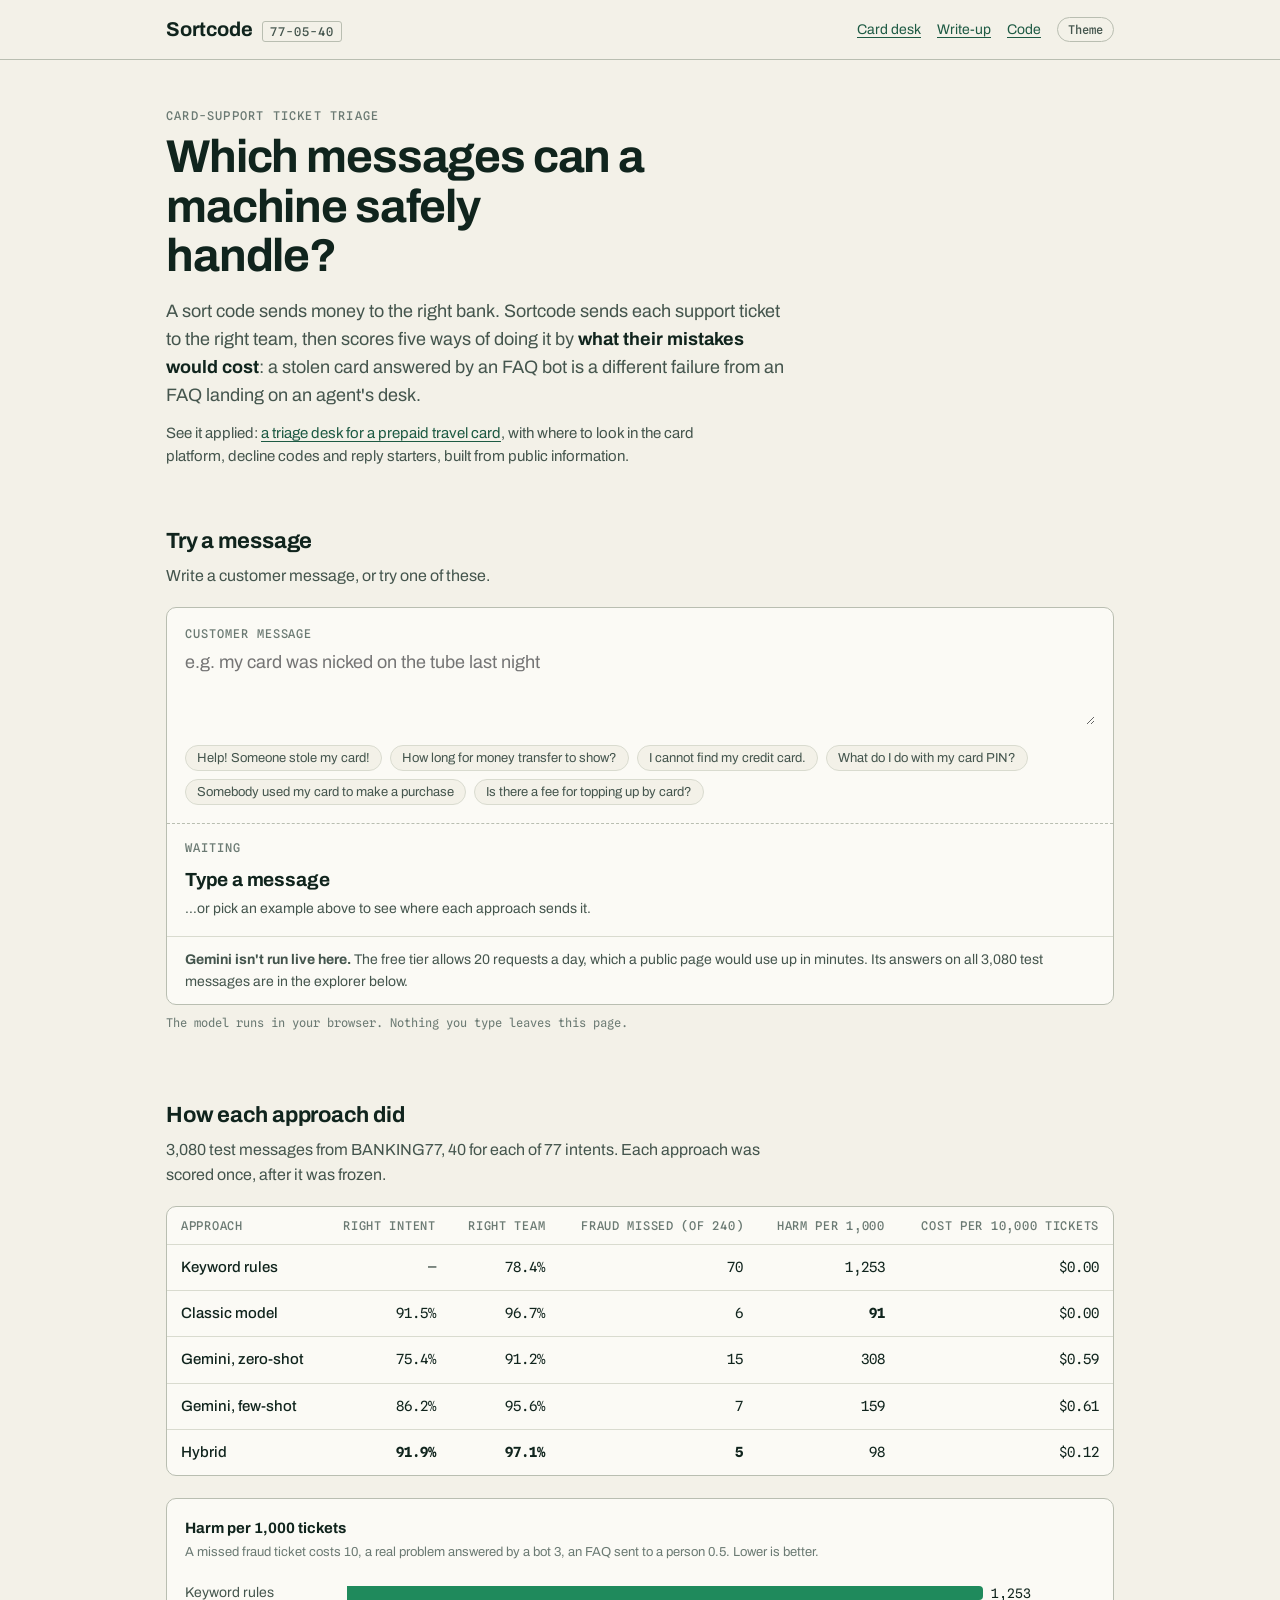
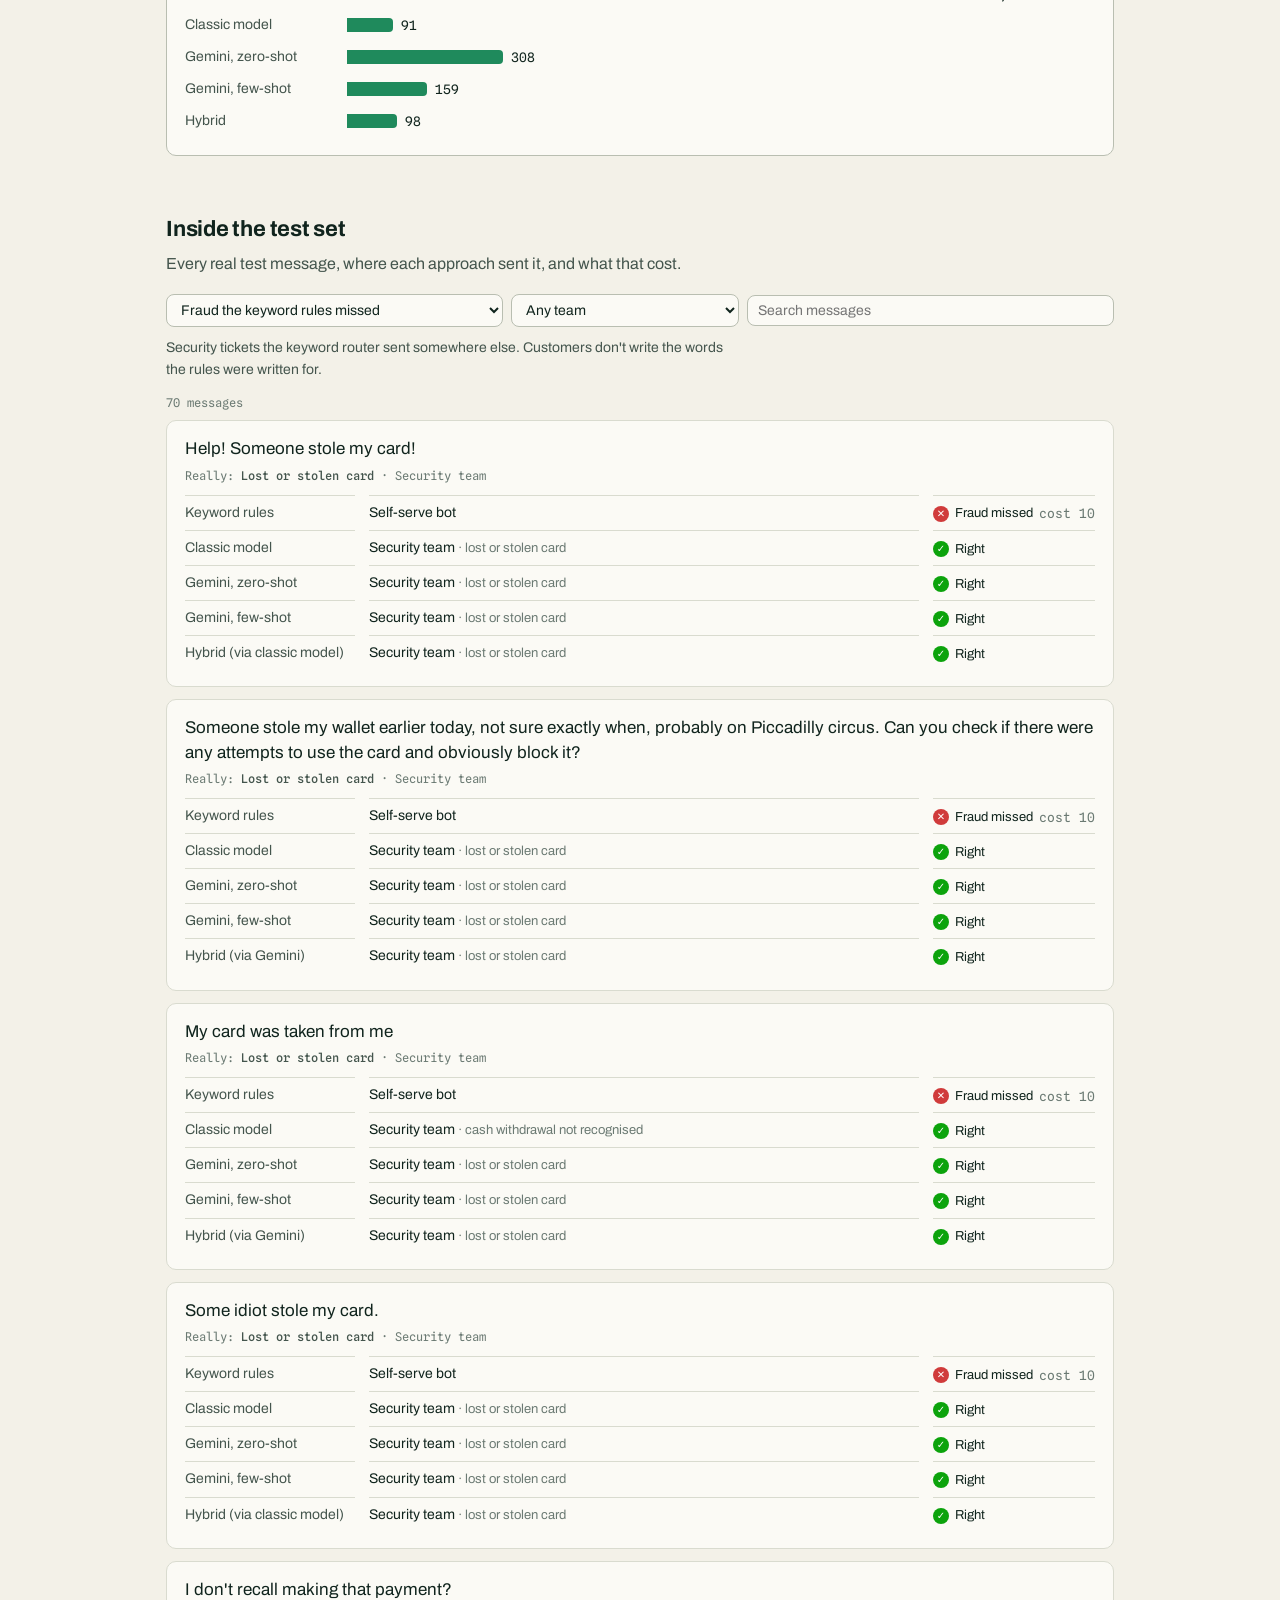
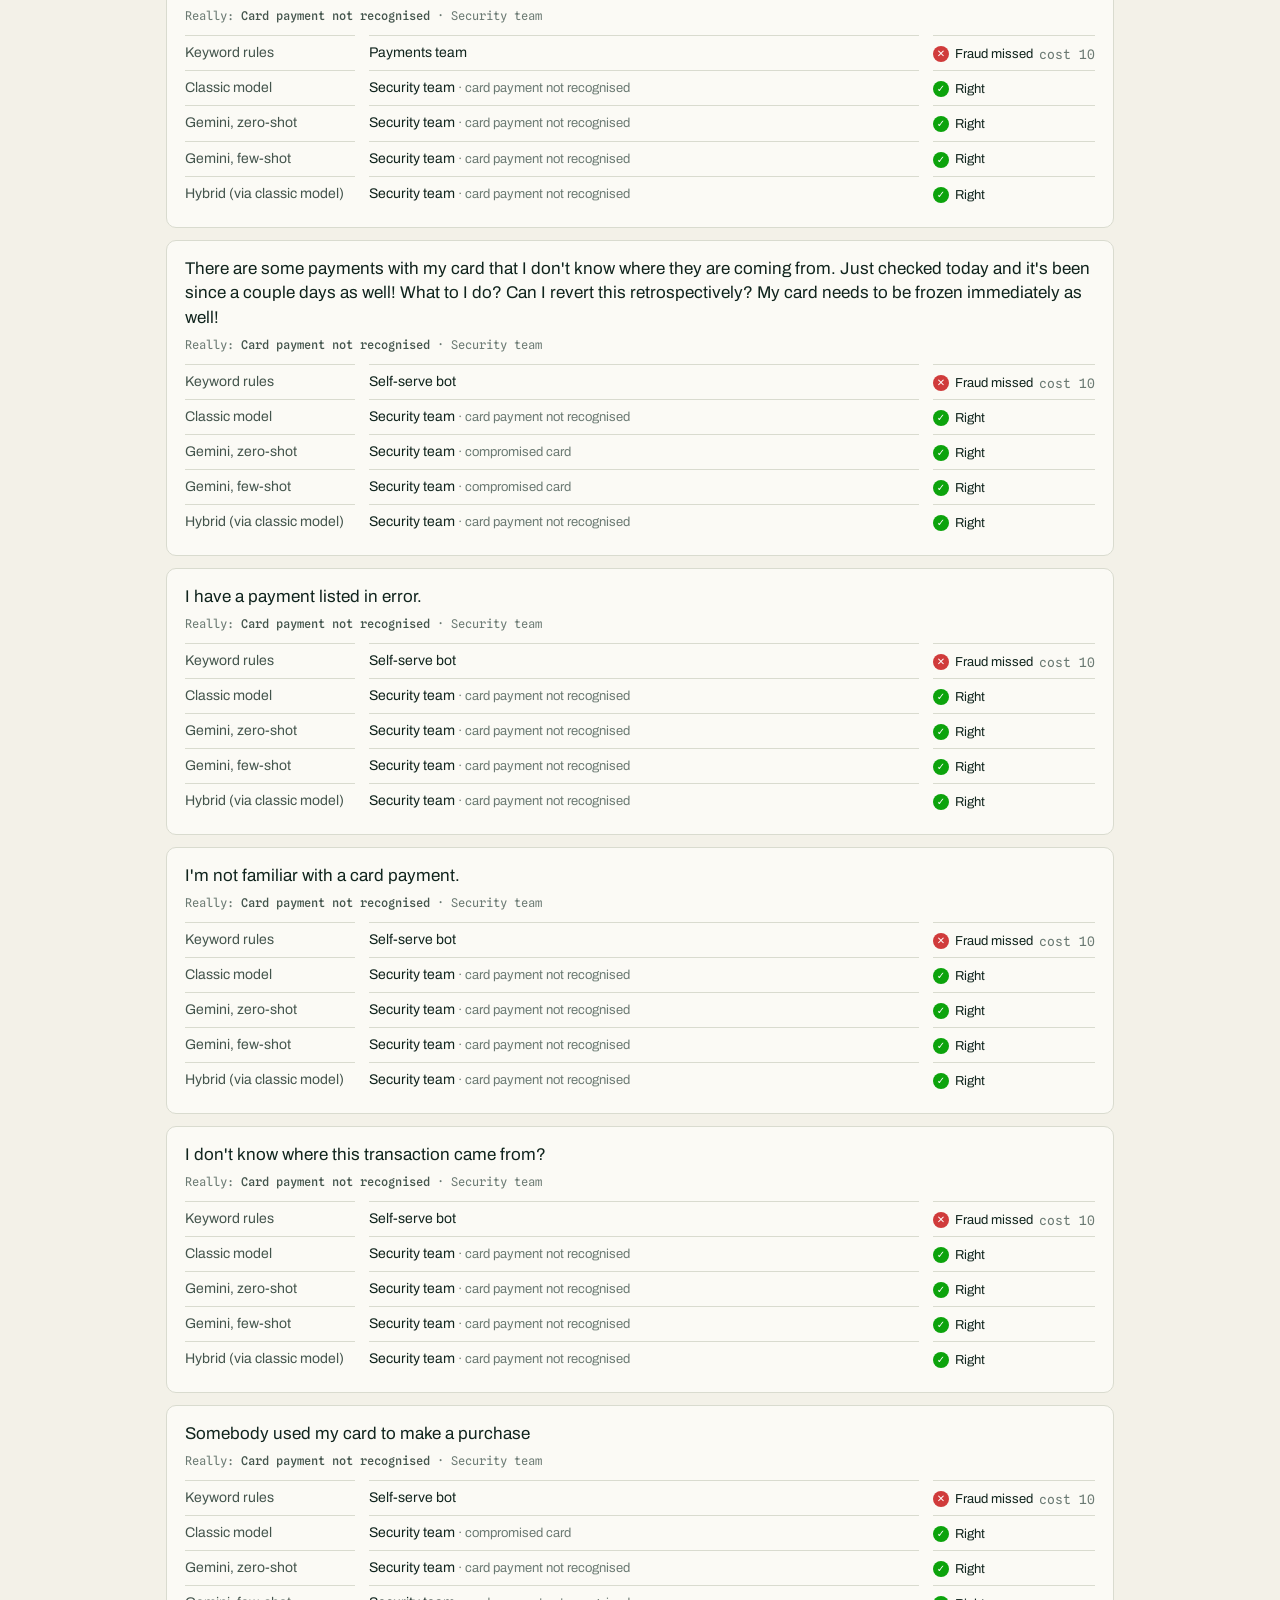
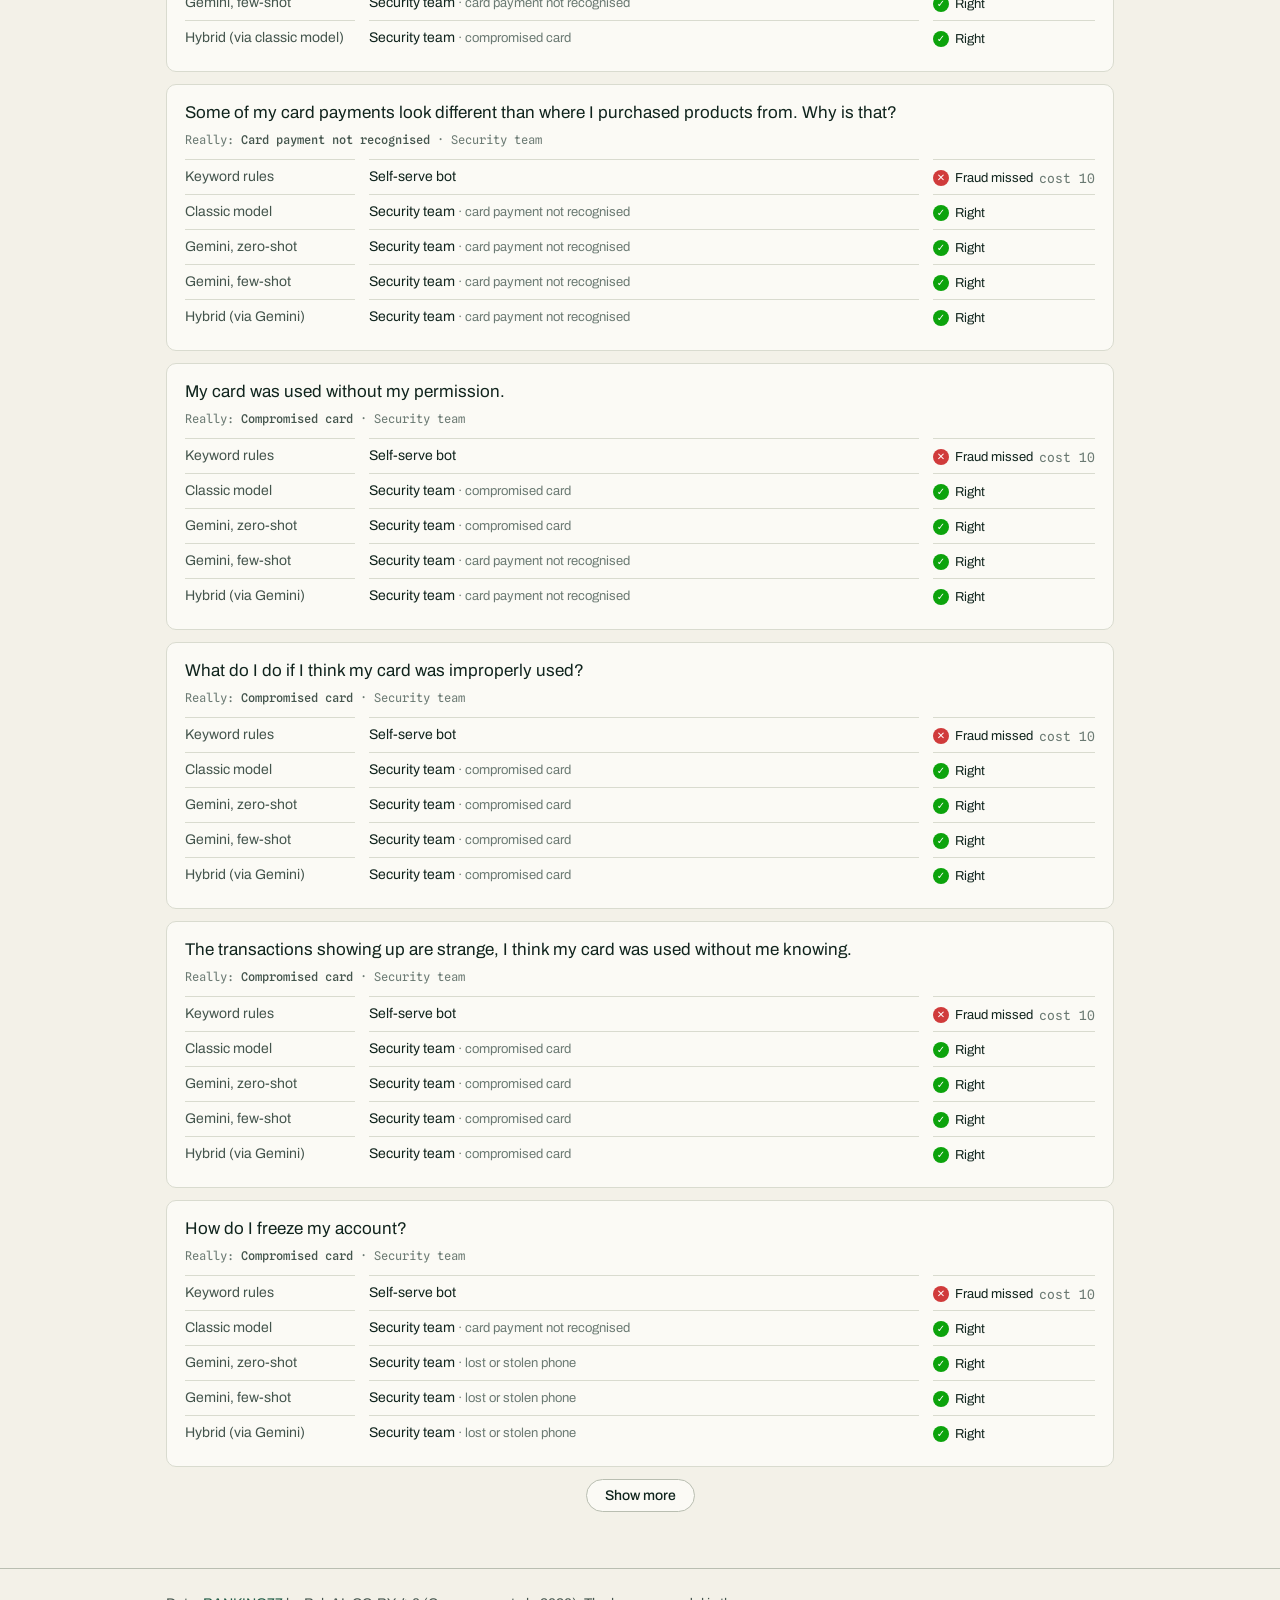
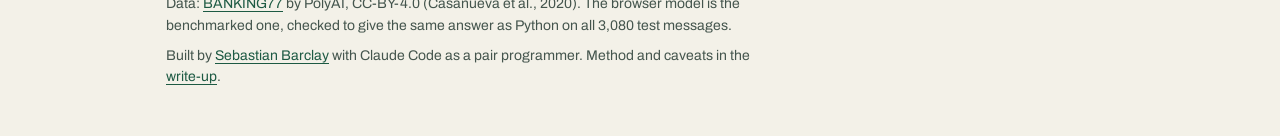
<file: docs/index.html>
<!doctype html>
<html lang="en">
<head>
  <meta charset="utf-8" />
  <meta name="viewport" content="width=device-width, initial-scale=1" />
  <title>Sortcode — which support tickets can a machine handle?</title>
  <meta name="description" content="Five ways to route card-support tickets, scored by what their mistakes would cost. Try a message: the model runs in your browser." />
  <link rel="preconnect" href="https://fonts.googleapis.com" />
  <link rel="preconnect" href="https://fonts.gstatic.com" crossorigin />
  <link href="https://fonts.googleapis.com/css2?family=Archivo:wght@400;500;700&family=Spline+Sans+Mono:wght@400;500;700&display=swap" rel="stylesheet" />
  <link rel="stylesheet" href="style.css" />
  <script>
    try { const t = localStorage.getItem("theme"); if (t) document.documentElement.dataset.theme = t; } catch (e) {}
  </script>
</head>
<body>
  <header class="masthead">
    <div class="wrap">
      <a class="wordmark" href="./">Sortcode <span class="sortcode-tag" title="77 intents · 5 queues · 40 test messages each">77-05-40</span></a>
      <nav>
        <a href="caxton/">Card desk</a>
        <a class="hide-narrow" href="https://github.com/Reaper-Street93/Sortcode/blob/main/REPORT.md">Write-up</a>
        <a class="hide-narrow" href="https://github.com/Reaper-Street93/Sortcode">Code</a>
        <button class="theme-toggle" id="theme" type="button" aria-label="Switch light or dark">Theme</button>
      </nav>
    </div>
  </header>

  <main class="wrap">
    <div class="hero">
      <p class="eyebrow">Card-support ticket triage</p>
      <h1>Which messages can a machine safely handle?</h1>
      <p class="lede">
        A sort code sends money to the right bank. Sortcode sends each support ticket to the right
        team, then scores five ways of doing it by <strong>what their mistakes would cost</strong>:
        a stolen card answered by an FAQ bot is a different failure from an FAQ landing on an agent's desk.
      </p>
      <p class="lede" style="font-size:15px;margin-top:12px">
        See it applied: <a href="caxton/">a triage desk for a prepaid travel card</a>, with where to look in the
        card platform, decline codes and reply starters, built from public information.
      </p>
    </div>

    <section aria-labelledby="try-h">
      <h2 id="try-h">Try a message</h2>
      <p class="section-note">Write a customer message, or try one of these.</p>
      <div class="slip">
        <div class="slip-input">
          <label for="msg">Customer message</label>
          <textarea id="msg" rows="2" placeholder="e.g. my card was nicked on the tube last night"></textarea>
          <div class="examples" id="examples"></div>
        </div>
        <div class="routes" id="routes" aria-live="polite"></div>
        <div class="gemini-note">
          <strong>Gemini isn't run live here.</strong> The free tier allows 20 requests a day, which a public page
          would use up in minutes. Its answers on all 3,080 test messages are in the explorer below.
        </div>
      </div>
      <p class="privacy">The model runs in your browser. Nothing you type leaves this page.</p>
    </section>

    <section aria-labelledby="results-h">
      <h2 id="results-h">How each approach did</h2>
      <p class="section-note">3,080 test messages from BANKING77, 40 for each of 77 intents. Each approach was scored once, after it was frozen.</p>
      <div class="table-scroll"><table id="results"></table></div>
      <div class="chart" id="harm-chart">
        <h3>Harm per 1,000 tickets</h3>
        <p>A missed fraud ticket costs 10, a real problem answered by a bot 3, an FAQ sent to a person 0.5. Lower is better.</p>
        <div id="bars"></div>
        <div class="tooltip" id="tooltip" role="tooltip" hidden></div>
      </div>
    </section>

    <section aria-labelledby="explore-h">
      <h2 id="explore-h">Inside the test set</h2>
      <p class="section-note">Every real test message, where each approach sent it, and what that cost.</p>
      <div class="filters">
        <select id="story" aria-label="Show"></select>
        <select id="queue" aria-label="Really belongs to"></select>
        <input id="search" type="search" placeholder="Search messages" aria-label="Search messages" />
      </div>
      <p class="story-note" id="story-note"></p>
      <p class="count" id="count"></p>
      <div id="tickets"></div>
      <button class="more" id="more" type="button" hidden>Show more</button>
    </section>
  </main>

  <footer>
    <div class="wrap">
      <p>
        Data: <a href="https://github.com/PolyAI-LDN/task-specific-datasets">BANKING77</a> by PolyAI, CC-BY-4.0
        (Casanueva et al., 2020). The browser model is the benchmarked one, checked to give the same answer as
        Python on all 3,080 test messages.
      </p>
      <p>
        Built by <a href="https://github.com/Reaper-Street93">Sebastian Barclay</a> with Claude Code as a pair
        programmer. Method and caveats in the <a href="https://github.com/Reaper-Street93/Sortcode/blob/main/REPORT.md">write-up</a>.
      </p>
    </div>
  </footer>

  <script type="module" src="app.js"></script>
</body>
</html>
</file>
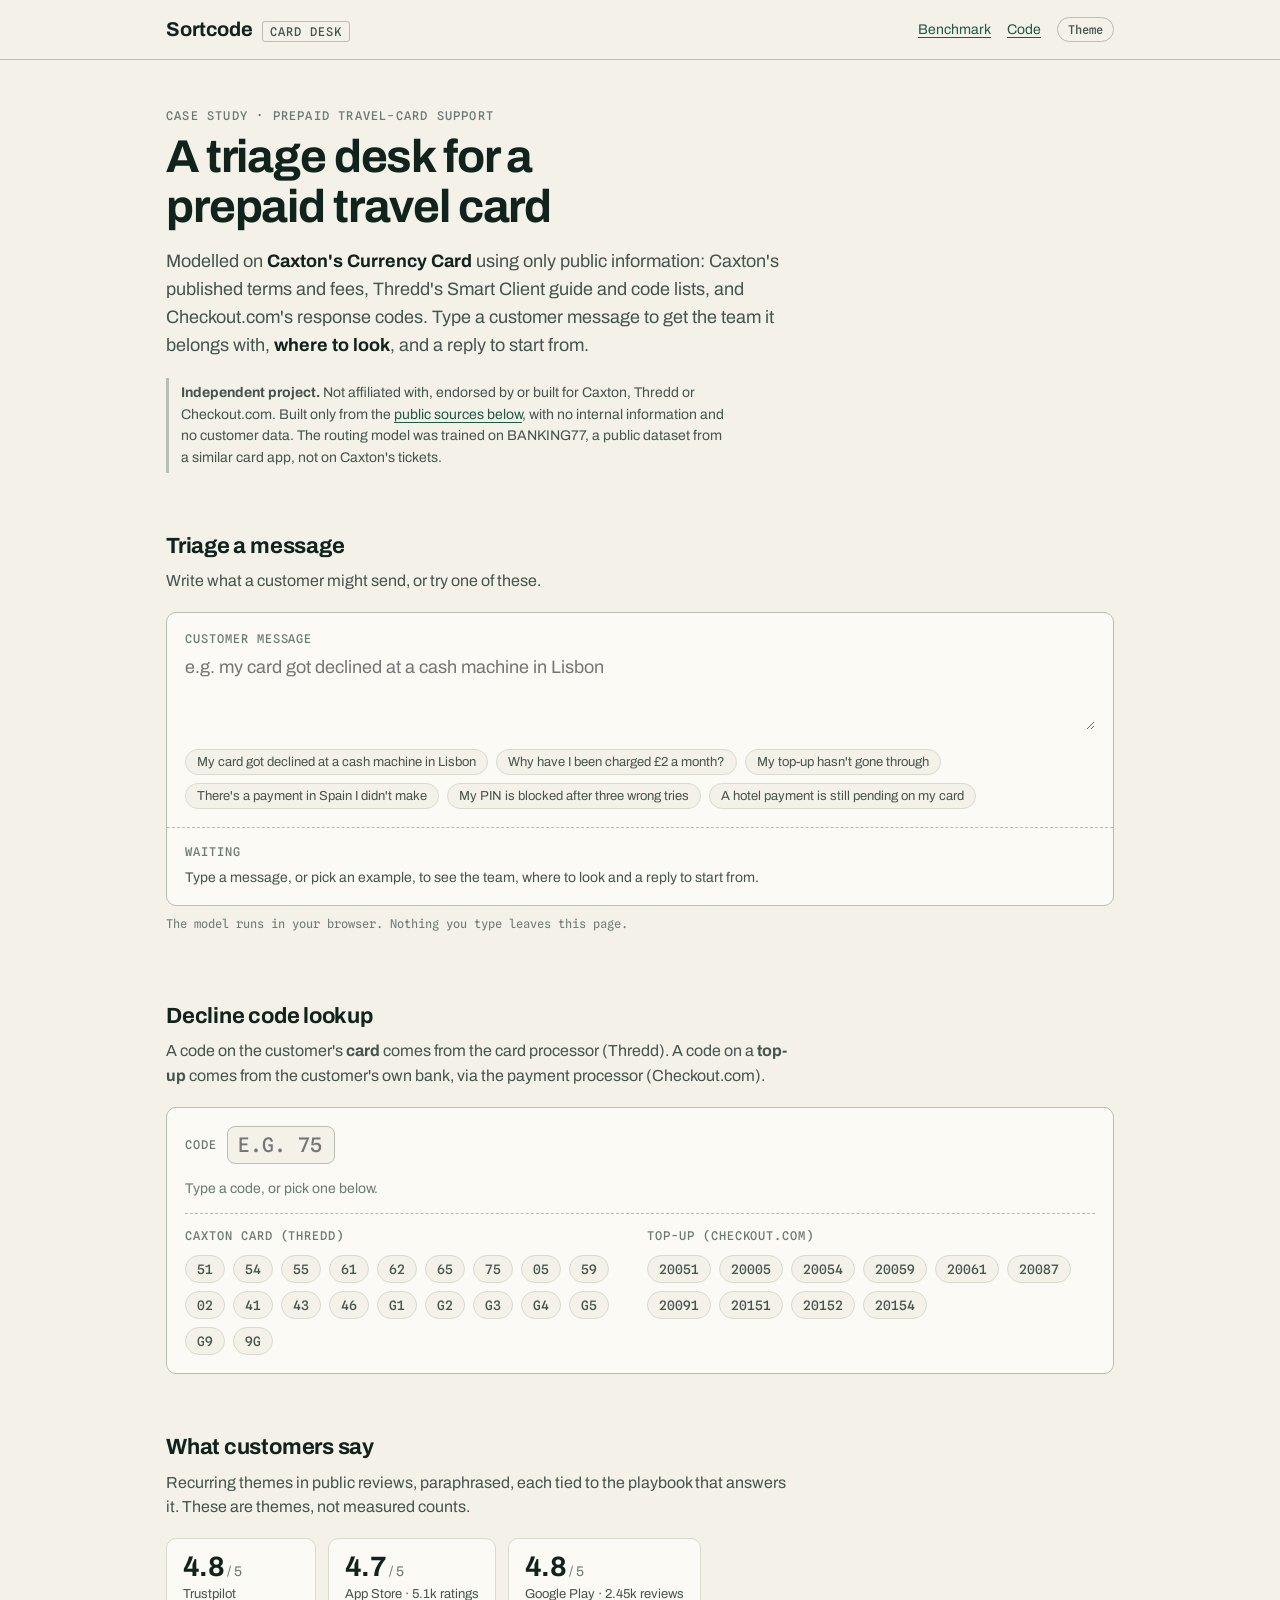
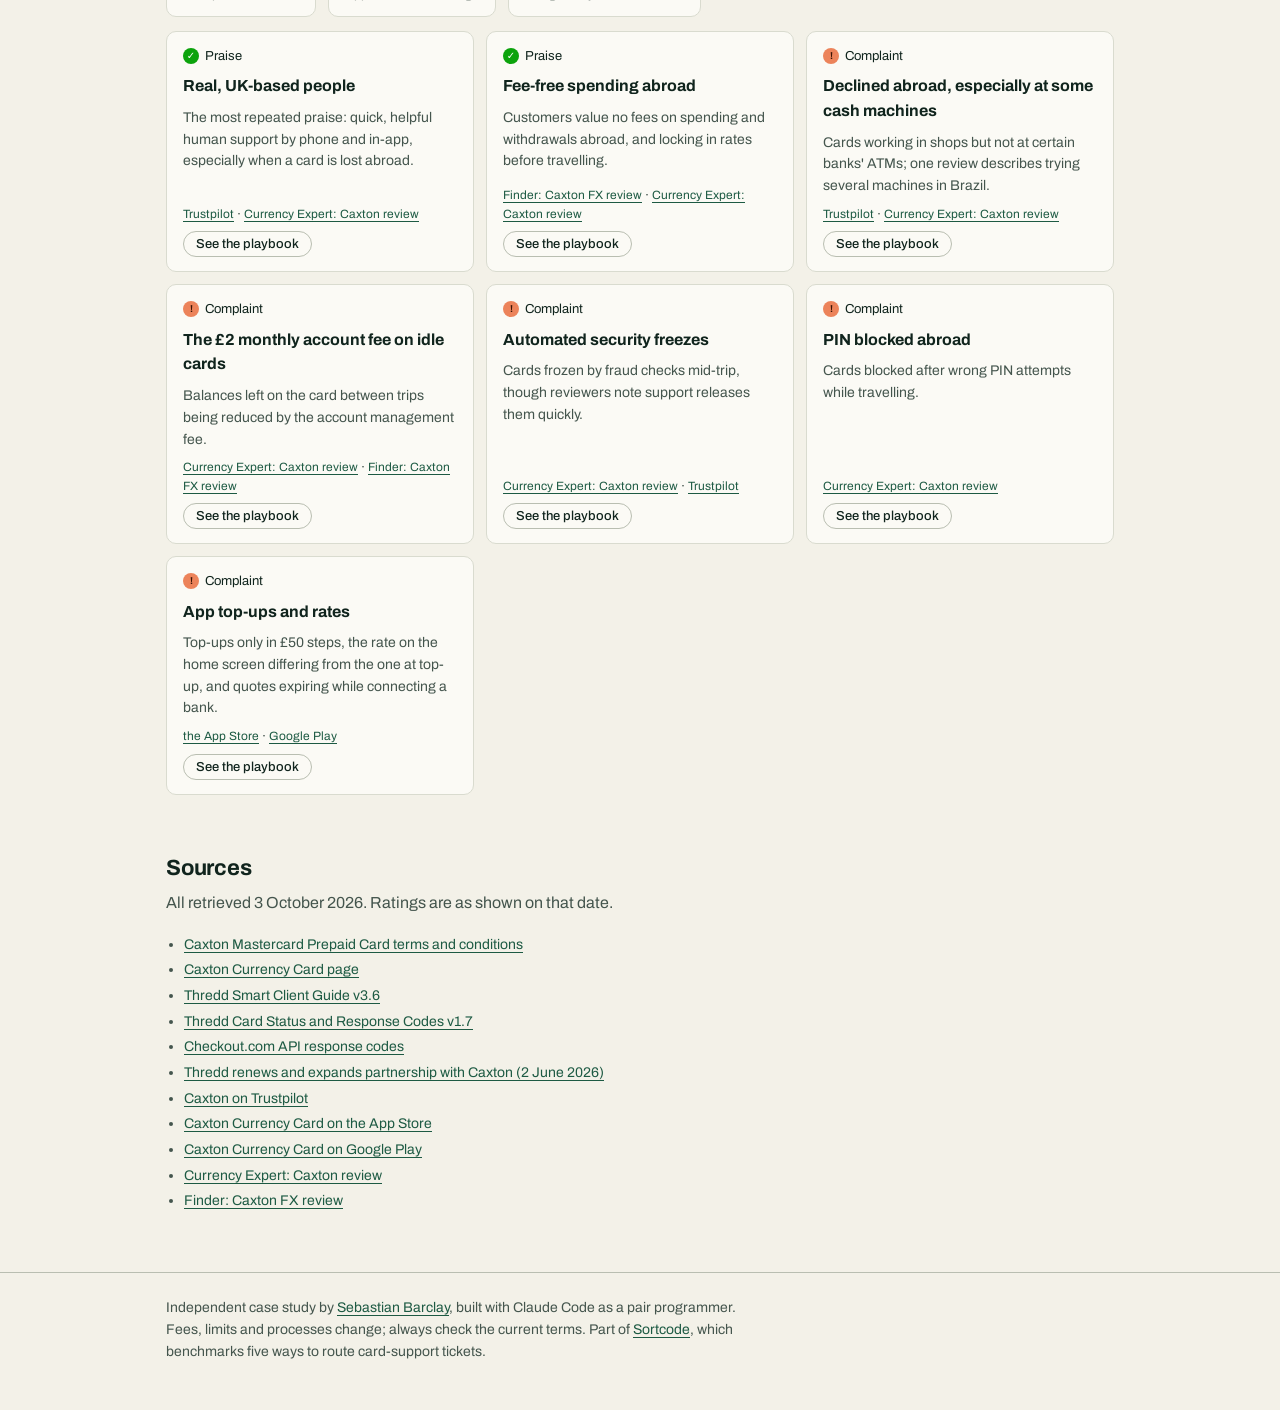
<file: docs/caxton/index.html>
<!doctype html>
<html lang="en">
<head>
  <meta charset="utf-8" />
  <meta name="viewport" content="width=device-width, initial-scale=1" />
  <title>Card desk — a triage case study for a prepaid travel card</title>
  <meta name="description" content="An independent case study: triage for a prepaid travel-card support desk, modelled on Caxton's Currency Card from public information. Team, where to look, and a reply to start from." />
  <link rel="preconnect" href="https://fonts.googleapis.com" />
  <link rel="preconnect" href="https://fonts.gstatic.com" crossorigin />
  <link href="https://fonts.googleapis.com/css2?family=Archivo:wght@400;500;700&family=Spline+Sans+Mono:wght@400;500;700&display=swap" rel="stylesheet" />
  <link rel="stylesheet" href="../style.css" />
  <link rel="stylesheet" href="desk.css" />
  <script>
    try { const t = localStorage.getItem("theme"); if (t) document.documentElement.dataset.theme = t; } catch (e) {}
  </script>
</head>
<body>
  <header class="masthead">
    <div class="wrap">
      <a class="wordmark" href="../">Sortcode <span class="sortcode-tag">CARD DESK</span></a>
      <nav>
        <a href="../">Benchmark</a>
        <a class="hide-narrow" href="https://github.com/Reaper-Street93/Sortcode/tree/main/docs/caxton">Code</a>
        <button class="theme-toggle" id="theme" type="button" aria-label="Switch light or dark">Theme</button>
      </nav>
    </div>
  </header>

  <main class="wrap">
    <div class="hero">
      <p class="eyebrow">Case study · prepaid travel-card support</p>
      <h1>A triage desk for a prepaid travel card</h1>
      <p class="lede">
        Modelled on <strong>Caxton's Currency Card</strong> using only public information: Caxton's published terms
        and fees, Thredd's Smart Client guide and code lists, and Checkout.com's response codes. Type a customer
        message to get the team it belongs with, <strong>where to look</strong>, and a reply to start from.
      </p>
      <p class="notice">
        <strong>Independent project.</strong> Not affiliated with, endorsed by or built for Caxton, Thredd or
        Checkout.com. Built only from the <a href="#sources">public sources below</a>, with no internal information
        and no customer data. The routing model was trained on BANKING77, a public dataset from a similar card app,
        not on Caxton's tickets.
      </p>
    </div>

    <section aria-labelledby="triage-h">
      <h2 id="triage-h">Triage a message</h2>
      <p class="section-note">Write what a customer might send, or try one of these.</p>
      <div class="slip">
        <div class="slip-input">
          <label for="msg">Customer message</label>
          <textarea id="msg" rows="2" placeholder="e.g. my card got declined at a cash machine in Lisbon"></textarea>
          <div class="examples" id="examples"></div>
        </div>
        <div id="verdict" aria-live="polite"></div>
      </div>
      <p class="privacy">The model runs in your browser. Nothing you type leaves this page.</p>
    </section>

    <section aria-labelledby="codes-h">
      <h2 id="codes-h">Decline code lookup</h2>
      <p class="section-note">
        A code on the customer's <strong>card</strong> comes from the card processor (Thredd). A code on a
        <strong>top-up</strong> comes from the customer's own bank, via the payment processor (Checkout.com).
      </p>
      <div class="code-box">
        <label class="code-input"><span>Code</span><input id="code" type="text" inputmode="text" autocomplete="off" placeholder="e.g. 75, G5, 20051" maxlength="6" /></label>
        <div id="code-result" aria-live="polite"></div>
        <div class="code-groups" id="code-groups"></div>
      </div>
    </section>

    <section aria-labelledby="voice-h">
      <h2 id="voice-h">What customers say</h2>
      <p class="section-note">
        Recurring themes in public reviews, paraphrased, each tied to the playbook that answers it. These are themes,
        not measured counts.
      </p>
      <div class="ratings" id="ratings"></div>
      <div class="themes" id="themes"></div>
    </section>

    <section aria-labelledby="sources" id="sources">
      <h2>Sources</h2>
      <p class="section-note" id="retrieved"></p>
      <ul class="sources" id="source-list"></ul>
    </section>
  </main>

  <footer>
    <div class="wrap">
      <p>
        Independent case study by <a href="https://github.com/Reaper-Street93">Sebastian Barclay</a>, built with
        Claude Code as a pair programmer. Fees, limits and processes change; always check the current terms.
        Part of <a href="../">Sortcode</a>, which benchmarks five ways to route card-support tickets.
      </p>
    </div>
  </footer>

  <script type="module" src="desk.js"></script>
</body>
</html>
</file>
<file: docs/style.css>
:root {
  color-scheme: light;
  --paper: #f3f1e8;
  --card: #fbfaf5;
  --ink: #10241d;
  --ink-2: #44554d;
  --ink-3: #6b7a73;
  --rule: #d9dbcf;
  --rule-strong: #b9beb1;
  --accent: #1d5a43;        /* links, focus, wordmark — text use */
  --accent-soft: #e2ece4;
  --bar: #1f8a5c;           /* single-series bars, validated against --card */
  --good: #0ca30c;
  --warning: #fab219;
  --serious: #ec835a;
  --critical: #d03b3b;
  --mono: "Spline Sans Mono", ui-monospace, Menlo, monospace;
  --sans: "Archivo", system-ui, -apple-system, "Segoe UI", sans-serif;
}
@media (prefers-color-scheme: dark) {
  :root:not([data-theme="light"]) {
    color-scheme: dark;
    --paper: #0f1613;
    --card: #151e1a;
    --ink: #e7ede9;
    --ink-2: #aab8b1;
    --ink-3: #80908a;
    --rule: #26322d;
    --rule-strong: #3a4842;
    --accent: #7cc9a3;
    --accent-soft: #1b2a23;
    --bar: #29a06d;
  }
}
:root[data-theme="dark"] {
  color-scheme: dark;
  --paper: #0f1613;
  --card: #151e1a;
  --ink: #e7ede9;
  --ink-2: #aab8b1;
  --ink-3: #80908a;
  --rule: #26322d;
  --rule-strong: #3a4842;
  --accent: #7cc9a3;
  --accent-soft: #1b2a23;
  --bar: #29a06d;
}

* { box-sizing: border-box; }
html { -webkit-text-size-adjust: 100%; }
body {
  margin: 0;
  background: var(--paper);
  color: var(--ink);
  font: 16px/1.55 var(--sans);
}
a { color: var(--accent); text-underline-offset: 3px; }
a:hover { text-decoration-thickness: 2px; }
:focus-visible { outline: 2px solid var(--accent); outline-offset: 2px; border-radius: 4px; }

.wrap { max-width: 980px; margin: 0 auto; padding: 0 16px; }

/* ── Masthead ─────────────────────────────────────────────── */
.masthead { border-bottom: 1px solid var(--rule-strong); }
.masthead .wrap { display: flex; align-items: center; justify-content: space-between; gap: 12px; padding-block: 14px; }
.wordmark { display: flex; align-items: baseline; gap: 10px; font-weight: 700; font-size: 20px; letter-spacing: -0.01em; color: var(--ink); text-decoration: none; }
.sortcode-tag { font: 500 12px var(--mono); letter-spacing: 0.08em; color: var(--ink-2); border: 1px solid var(--rule-strong); padding: 2px 7px; border-radius: 3px; }
.masthead nav { display: flex; align-items: center; gap: 16px; font-size: 14px; }
.theme-toggle { background: none; border: 1px solid var(--rule-strong); color: var(--ink-2); border-radius: 999px; padding: 4px 10px; font: 500 12px var(--mono); cursor: pointer; }

/* ── Hero ─────────────────────────────────────────────────── */
.hero { padding: 48px 0 28px; }
.eyebrow { font: 500 12px var(--mono); letter-spacing: 0.1em; text-transform: uppercase; color: var(--ink-3); margin: 0 0 10px; }
h1 { font-size: clamp(30px, 5vw, 46px); line-height: 1.08; letter-spacing: -0.025em; margin: 0 0 16px; max-width: 18ch; }
.lede { font-size: 18px; color: var(--ink-2); max-width: 62ch; margin: 0; }
.lede strong { color: var(--ink); }

section { padding: 28px 0; }
h2 { font-size: 22px; letter-spacing: -0.01em; margin: 0 0 6px; }
.section-note { color: var(--ink-2); margin: 0 0 18px; max-width: 70ch; }

/* ── Try a message ────────────────────────────────────────── */
.slip {
  background: var(--card);
  border: 1px solid var(--rule-strong);
  border-radius: 10px;
  overflow: hidden;
}
.slip-input { padding: 18px; border-bottom: 1px dashed var(--rule-strong); }
.slip-input label { display: block; font: 500 12px var(--mono); letter-spacing: 0.08em; text-transform: uppercase; color: var(--ink-3); margin-bottom: 8px; }
textarea {
  width: 100%; min-height: 76px; resize: vertical;
  font: 18px/1.45 var(--sans); color: var(--ink);
  background: transparent; border: 0; padding: 0;
}
textarea:focus { outline: none; }
.examples { display: flex; flex-wrap: wrap; gap: 8px; margin-top: 12px; }
.chip {
  font: 13px var(--sans); color: var(--ink-2);
  background: var(--paper); border: 1px solid var(--rule); border-radius: 999px;
  padding: 5px 11px; cursor: pointer; text-align: left;
}
.chip:hover { border-color: var(--rule-strong); color: var(--ink); }
.chip[aria-pressed="true"] { background: var(--accent-soft); border-color: var(--accent); color: var(--ink); }

.routes { display: grid; grid-template-columns: repeat(3, 1fr); }
.route { padding: 16px 18px; border-right: 1px solid var(--rule); min-width: 0; }
.route:last-child { border-right: 0; }
.route:only-child { grid-column: 1 / -1; }
.route h3 { font: 500 12px var(--mono); letter-spacing: 0.08em; text-transform: uppercase; color: var(--ink-3); margin: 0 0 10px; }
.route .dest { font-size: 19px; font-weight: 700; letter-spacing: -0.01em; margin: 0 0 4px; }
.route .detail { font-size: 14px; color: var(--ink-2); margin: 0; overflow-wrap: anywhere; }
.route.recommended { background: var(--accent-soft); }
.conf { margin-top: 10px; }
.conf-track { height: 6px; background: var(--rule); border-radius: 3px; position: relative; }
.conf-fill { height: 100%; background: var(--bar); border-radius: 0 3px 3px 0; }
.conf-mark { position: absolute; top: -4px; width: 2px; height: 14px; background: var(--ink); }
.conf-label { font: 12px var(--mono); color: var(--ink-3); margin-top: 6px; }
.gemini-note { padding: 12px 18px; border-top: 1px solid var(--rule); font-size: 14px; color: var(--ink-2); }
.privacy { font: 12px var(--mono); color: var(--ink-3); margin-top: 10px; }

/* ── Results ──────────────────────────────────────────────── */
.table-scroll { overflow-x: auto; background: var(--card); border: 1px solid var(--rule-strong); border-radius: 10px; }
table { border-collapse: collapse; width: 100%; font-size: 15px; }
th, td { padding: 11px 14px; text-align: right; border-bottom: 1px solid var(--rule); white-space: nowrap; }
th:first-child, td:first-child { text-align: left; }
thead th { font: 500 12px var(--mono); letter-spacing: 0.06em; text-transform: uppercase; color: var(--ink-3); vertical-align: bottom; white-space: normal; }
tbody tr:last-child > * { border-bottom: 0; }
td.best { font-weight: 700; }
td .num { font-family: var(--mono); font-size: 14px; }

.chart { margin-top: 22px; background: var(--card); border: 1px solid var(--rule-strong); border-radius: 10px; padding: 18px; position: relative; }
.chart h3 { font-size: 15px; margin: 0 0 2px; }
.chart p { font-size: 13px; color: var(--ink-3); margin: 0 0 14px; }
.bar-row { display: grid; grid-template-columns: 150px 1fr; align-items: center; gap: 12px; padding: 5px 0; }
.bar-row .label { font-size: 14px; color: var(--ink-2); }
.bar-track { position: relative; height: 22px; display: flex; align-items: center; cursor: default; }
.bar { height: 14px; background: var(--bar); border-radius: 0 4px 4px 0; min-width: 2px; }
.bar-value { font: 13px var(--mono); color: var(--ink); margin-left: 8px; white-space: nowrap; }
.tooltip {
  position: absolute; pointer-events: none; z-index: 5;
  background: var(--ink); color: var(--card);
  font-size: 13px; line-height: 1.4; padding: 8px 10px; border-radius: 6px;
  max-width: 260px; box-shadow: 0 4px 16px rgb(0 0 0 / 0.18);
}
.tooltip[hidden] { display: none; }

/* ── Explorer ─────────────────────────────────────────────── */
.filters { display: flex; flex-wrap: wrap; gap: 8px; align-items: center; margin-bottom: 14px; }
.filters select, .filters input {
  font: 14px var(--sans); color: var(--ink); background: var(--card);
  border: 1px solid var(--rule-strong); border-radius: 8px; padding: 7px 10px;
}
.filters input { flex: 1 1 180px; min-width: 0; }
.count { font: 12px var(--mono); color: var(--ink-3); margin: 0 0 10px; }
.story-note { font-size: 14px; color: var(--ink-2); margin: -4px 0 14px; max-width: 70ch; }

.ticket { background: var(--card); border: 1px solid var(--rule); border-radius: 10px; padding: 16px 18px; margin-bottom: 12px; }
.ticket blockquote { margin: 0 0 6px; font-size: 17px; line-height: 1.45; }
.ticket .truth { font: 12px var(--mono); color: var(--ink-3); margin: 0 0 12px; }
.ticket .truth b { color: var(--ink-2); font-weight: 500; }
.verdicts { display: grid; grid-template-columns: 170px 1fr auto; gap: 0 14px; font-size: 14px; }
.verdicts > div { padding: 6px 0; border-top: 1px solid var(--rule); min-width: 0; }
.verdicts .who { color: var(--ink-2); }
.verdicts .what { overflow-wrap: anywhere; }
.verdicts .what small { color: var(--ink-3); font-size: 13px; }

.outcome { display: inline-flex; align-items: center; gap: 6px; font-size: 13px; color: var(--ink); white-space: nowrap; }
.outcome .dot { width: 16px; height: 16px; border-radius: 50%; display: inline-grid; place-items: center; font: 700 10px/1 var(--sans); color: #fff; flex: none; }
.outcome.good .dot { background: var(--good); }
.outcome.warning .dot { background: var(--warning); color: #3b2a00; }
.outcome.serious .dot { background: var(--serious); color: #3a1406; }
.outcome.critical .dot { background: var(--critical); }
.outcome .cost { font-family: var(--mono); color: var(--ink-3); }

.more { display: block; margin: 8px auto 0; font: 500 14px var(--sans); color: var(--ink); background: var(--card); border: 1px solid var(--rule-strong); border-radius: 999px; padding: 8px 18px; cursor: pointer; }

footer { border-top: 1px solid var(--rule-strong); margin-top: 28px; padding: 24px 0 40px; font-size: 14px; color: var(--ink-2); }
footer p { margin: 0 0 8px; max-width: 75ch; }

/* ── Narrow screens ───────────────────────────────────────── */
@media (max-width: 720px) {
  .routes { grid-template-columns: 1fr; }
  .route { border-right: 0; border-bottom: 1px solid var(--rule); }
  .route:last-child { border-bottom: 0; }
  .bar-row { grid-template-columns: 1fr; gap: 2px; }
  .verdicts { grid-template-columns: 1fr auto; }
  .verdicts .who { grid-column: 1 / -1; padding-bottom: 0; border-top: 1px solid var(--rule); }
  .verdicts .what, .verdicts .outcome-cell { border-top: 0 !important; padding-top: 2px; }
  .masthead nav a.hide-narrow { display: none; }
}
</file>
<file: docs/caxton/desk.css>
/* Additions for the card desk page; tokens and base styles come from ../style.css */

.notice {
  margin: 18px 0 0; max-width: 70ch; font-size: 14px; color: var(--ink-2);
  border-left: 3px solid var(--rule-strong); padding: 4px 0 4px 12px;
}

/* ── Triage verdict ─────────────────────────────────────── */
.verdict-head { display: grid; grid-template-columns: 1.1fr 1fr; border-bottom: 1px solid var(--rule); }
.verdict-head > div { padding: 16px 18px; min-width: 0; }
.verdict-head > div + div { border-left: 1px solid var(--rule); }
.verdict-head .team { background: var(--accent-soft); }
.label { font: 500 12px var(--mono); letter-spacing: 0.08em; text-transform: uppercase; color: var(--ink-3); margin: 0 0 8px; }
.big { font-size: 21px; font-weight: 700; letter-spacing: -0.01em; margin: 0 0 4px; }
.why { font-size: 14px; color: var(--ink-2); margin: 0; }

.verdict-body { display: grid; grid-template-columns: 1fr 1fr; }
.verdict-body > div { padding: 16px 18px; min-width: 0; }
.verdict-body > div + div { border-left: 1px solid var(--rule); }
.playbook-title { font-size: 16px; font-weight: 700; margin: 0 0 12px; }

.steps { list-style: none; counter-reset: step; margin: 0; padding: 0; }
.steps li { counter-increment: step; display: grid; grid-template-columns: 22px 1fr; gap: 4px 8px; padding: 8px 0; border-top: 1px solid var(--rule); font-size: 14px; }
.steps li:first-child { border-top: 0; padding-top: 0; }
.steps li::before { content: counter(step); font: 500 12px var(--mono); color: var(--ink-3); padding-top: 3px; }
.sys { display: inline-block; font: 500 11px var(--mono); letter-spacing: 0.04em; color: var(--ink-2); border: 1px solid var(--rule-strong); border-radius: 3px; padding: 1px 6px; margin-right: 6px; white-space: nowrap; }

.reply { width: 100%; min-height: 150px; font: 15px/1.5 var(--sans); color: var(--ink); background: var(--paper); border: 1px solid var(--rule); border-radius: 8px; padding: 10px 12px; resize: vertical; }
.reply-actions { display: flex; align-items: center; gap: 10px; margin: 8px 0 14px; font-size: 13px; color: var(--ink-3); }
.btn { font: 500 13px var(--sans); color: var(--ink); background: var(--card); border: 1px solid var(--rule-strong); border-radius: 999px; padding: 5px 12px; cursor: pointer; }
.btn:hover { border-color: var(--ink-3); }

.facts { margin: 0; padding: 0; list-style: none; font-size: 13px; color: var(--ink-2); }
.facts li { padding: 6px 0; border-top: 1px solid var(--rule); }
.facts a { font-size: 12px; white-space: nowrap; }
.caution { font-size: 13px; color: var(--ink-2); background: var(--paper); border: 1px solid var(--rule); border-radius: 8px; padding: 8px 10px; margin: 12px 0 0; }
.related { font-size: 13px; margin: 12px 0 0; }
.related.alts { margin: -4px 0 12px; display: flex; flex-wrap: wrap; align-items: center; gap: 6px; }

/* ── Code lookup ────────────────────────────────────────── */
.code-box { background: var(--card); border: 1px solid var(--rule-strong); border-radius: 10px; padding: 18px; }
.code-input { display: flex; align-items: center; gap: 10px; }
.code-input span { font: 500 12px var(--mono); letter-spacing: 0.08em; text-transform: uppercase; color: var(--ink-3); }
.code-input input { font: 500 20px var(--mono); width: 9ch; color: var(--ink); background: var(--paper); border: 1px solid var(--rule-strong); border-radius: 8px; padding: 6px 10px; text-transform: uppercase; }
.code-result { margin: 14px 0 4px; display: grid; grid-template-columns: auto 1fr; gap: 6px 16px; font-size: 14px; }
.code-result dt { font: 500 12px var(--mono); color: var(--ink-3); text-transform: uppercase; letter-spacing: 0.06em; padding-top: 2px; }
.code-result dd { margin: 0; }
.code-empty { font-size: 14px; color: var(--ink-3); margin: 14px 0 4px; }
.code-groups { display: grid; grid-template-columns: 1fr 1fr; gap: 14px; margin-top: 14px; border-top: 1px dashed var(--rule-strong); padding-top: 14px; }
.code-groups h3 { font: 500 12px var(--mono); letter-spacing: 0.08em; text-transform: uppercase; color: var(--ink-3); margin: 0 0 8px; }
.code-chip { font: 500 13px var(--mono); }

/* ── Voice of customer ──────────────────────────────────── */
.ratings { display: flex; flex-wrap: wrap; gap: 12px; margin-bottom: 14px; }
.rating { background: var(--card); border: 1px solid var(--rule); border-radius: 10px; padding: 12px 16px; min-width: 150px; }
.rating .score { font: 700 28px var(--sans); letter-spacing: -0.02em; }
.rating .of { font-size: 14px; color: var(--ink-3); }
.rating .where { font-size: 13px; color: var(--ink-2); }
.themes { display: grid; grid-template-columns: repeat(auto-fit, minmax(280px, 1fr)); gap: 12px; }
.theme { background: var(--card); border: 1px solid var(--rule); border-radius: 10px; padding: 14px 16px; display: flex; flex-direction: column; gap: 8px; }
.theme h3 { font-size: 16px; margin: 0; }
.theme p { font-size: 14px; color: var(--ink-2); margin: 0; flex: 1; }
.theme .meta { display: flex; justify-content: space-between; align-items: center; gap: 8px; flex-wrap: wrap; font-size: 12px; }

.sources { margin: 0; padding-left: 18px; font-size: 14px; color: var(--ink-2); }
.sources li { margin: 4px 0; }

@media (max-width: 720px) {
  .verdict-head, .verdict-body, .code-groups { grid-template-columns: 1fr; }
  .verdict-head > div + div, .verdict-body > div + div { border-left: 0; border-top: 1px solid var(--rule); }
}
</file>
